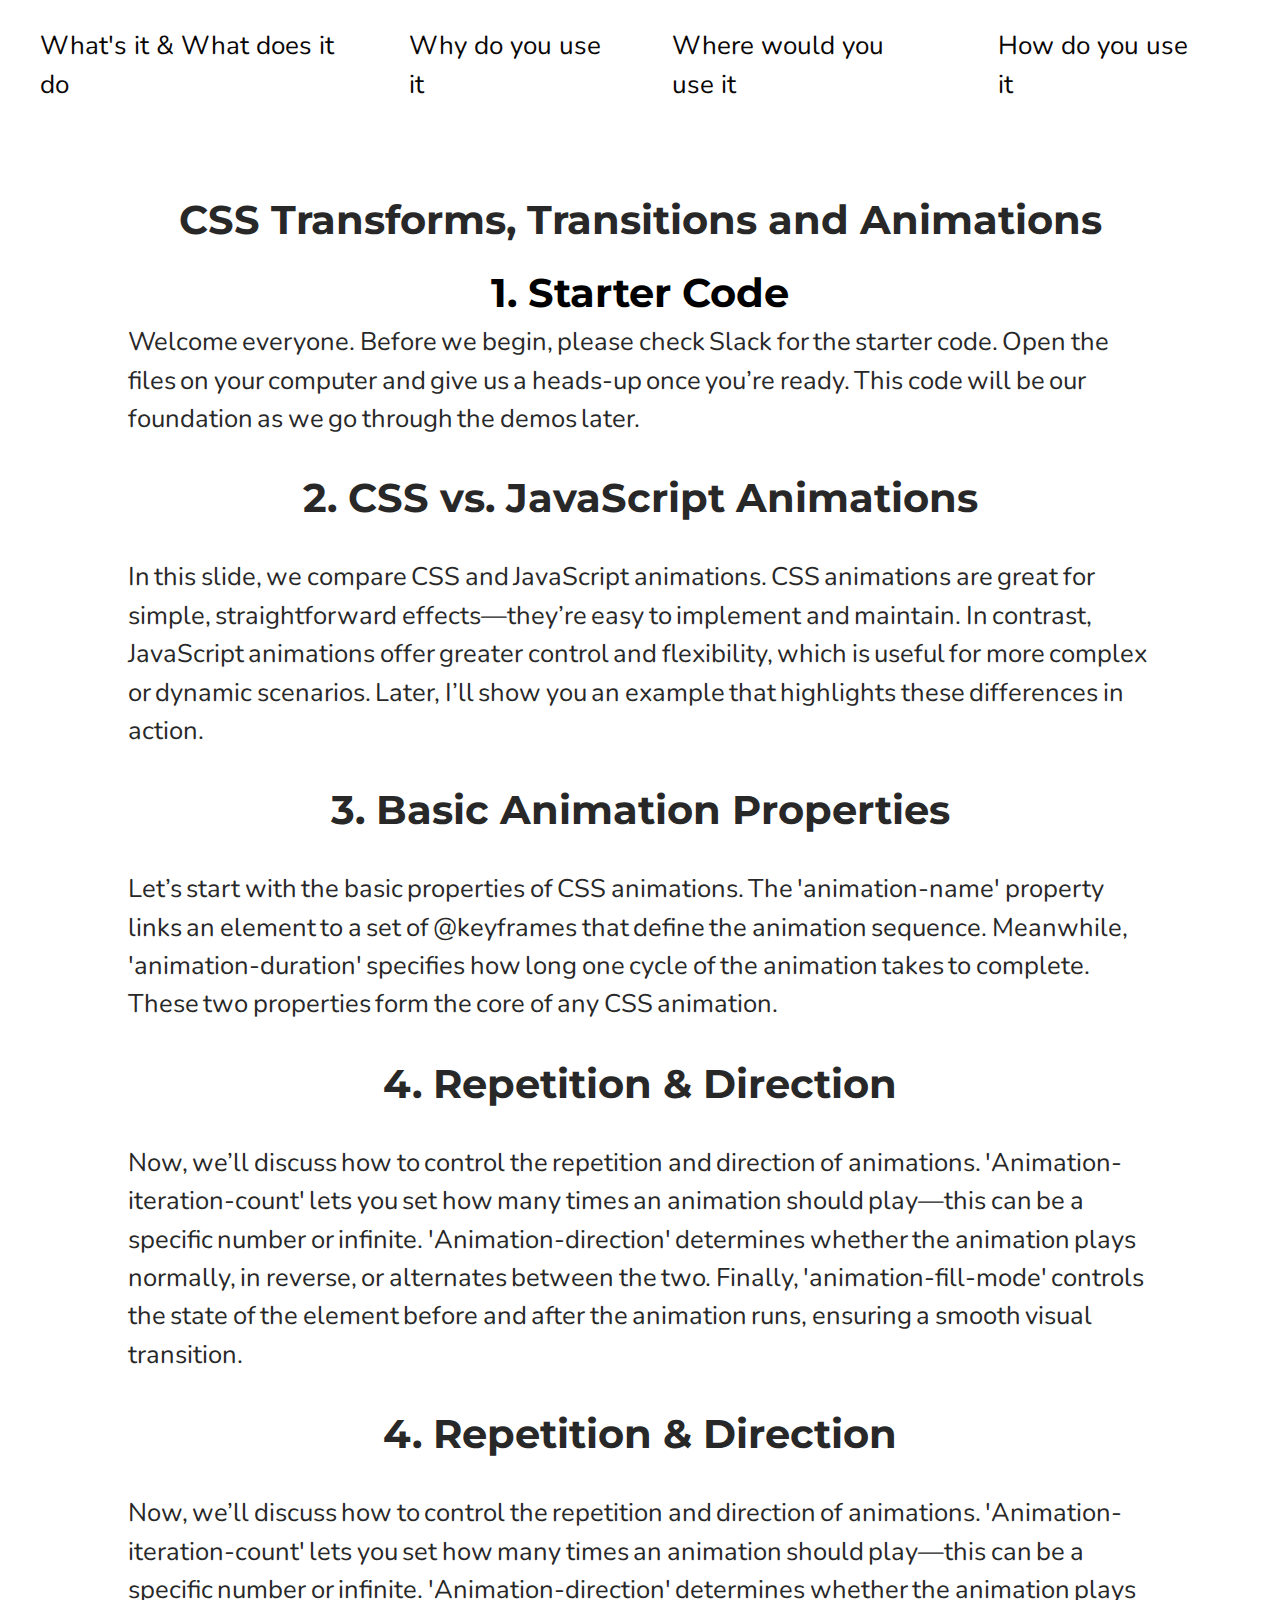
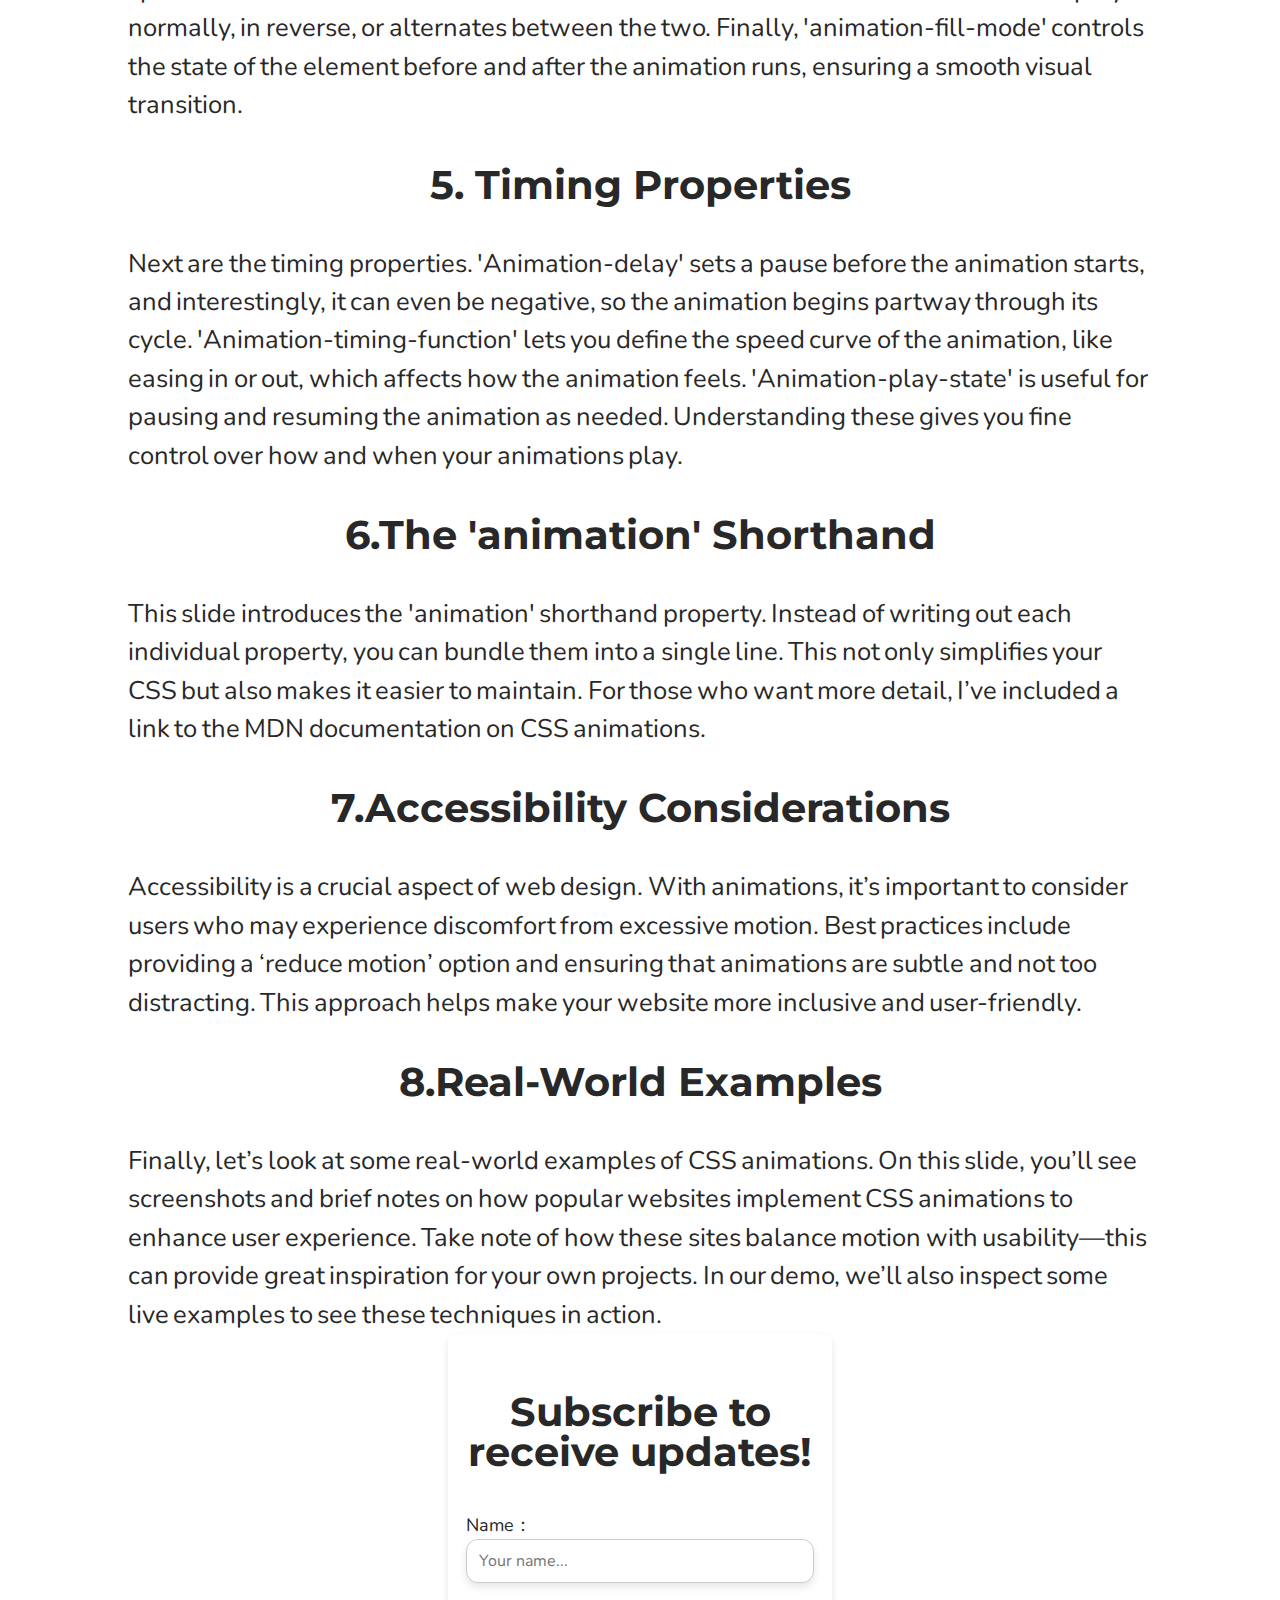
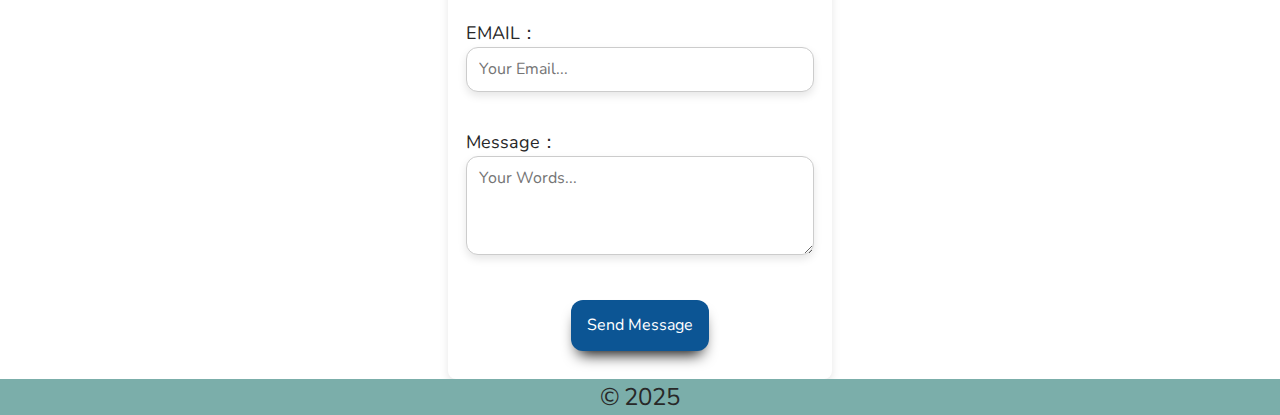
<file: index.html>
<!doctype html>
<html lang="en">
<head>
	<meta charset="utf-8">
	<meta name="viewport" content="width=device-width, initial-scale=1.0">
	<meta name="description" content="Explore Animation by CSS and JS">


    <title>Animation Explore</title>

	<link rel="preconnect" href="https://fonts.googleapis.com">
	<link rel="preconnect" href="https://fonts.gstatic.com" crossorigin>

	<link href="https://fonts.googleapis.com/css2?family=Montserrat:wght@400;600&display=swap" rel="stylesheet">	  
    <link href="https://fonts.googleapis.com/css2?family=Nunito:wght@600&display=swap" rel="stylesheet">
	   
	<link rel="stylesheet" href="styles/normalize-fwd.css">
	<link rel="stylesheet" href="styles/styles.css">
	

    <link rel="manifest" href="site.webmanifest">
</head>

<body>
	<header class="site-header">
		<a href="index.html" target="_blank" class="home-button">
			
		</a>

		<nav class="site-navigation" id="site-navigation">	
			<button class="menu-toggle" aria-controls="header-menu" aria-expanded="false" aria-label="Menu Toggle">
				<svg xmlns="http://www.w3.org/2000/svg" width="36" height="36" viewBox="0 0 24 24">
					<title>Menu Icon</title>
					<path d="M24 6h-24v-4h24v4zm0 4h-24v4h24v-4zm0 8h-24v4h24v-4z"></path>
				</svg>
			</button>
			
			<ul class="nav-menu" id="header-menu">
				<li><a href="index.html">What's it & What does it do</a></li>
				<li><a href="history.html">Why do you use it</a></li>
				<li><a href="Cuisine.html">Where would you use it</a></li>
				<li><a href="Credits.html">How do you use it</a></li>
			</ul>
		</nav>
	</header>

	<main>
		<section class="about" >
			<h1>CSS Transforms, Transitions and Animations</h1>
					<h2>1. Starter Code</h2>
				<p>Welcome everyone. Before we begin, please check Slack for the starter code. Open the files on your computer and give us a heads-up once you’re ready. This code will be our foundation as we go through the demos later.</p>
			
		</section> 

		<section class="about" >
		
			<header>
				<h3>2. CSS vs. JavaScript Animations</h3>
			</header>
			<p>In this slide, we compare CSS and JavaScript animations. CSS animations are great for simple, straightforward effects—they’re easy to implement and maintain. In contrast, JavaScript animations offer greater control and flexibility, which is useful for more complex or dynamic scenarios. Later, I’ll show you an example that highlights these differences in action.</p>
		
	</section> 

	<section class="about" >
		
		
			<h3>3. Basic Animation Properties</h3>

		<p>Let’s start with the basic properties of CSS animations. The 'animation-name' property links an element to a set of @keyframes that define the animation sequence. Meanwhile, 'animation-duration' specifies how long one cycle of the animation takes to complete. These two properties form the core of any CSS animation.</p>
	</section> 

<section class="about" >

		<h3>4. Repetition & Direction</h3>
	<p>Now, we’ll discuss how to control the repetition and direction of animations. 'Animation-iteration-count' lets you set how many times an animation should play—this can be a specific number or infinite. 'Animation-direction' determines whether the animation plays normally, in reverse, or alternates between the two. Finally, 'animation-fill-mode' controls the state of the element before and after the animation runs, ensuring a smooth visual transition.</p>
</section> 

<section class="about" >

	<h3>4. Repetition & Direction</h3>
<p>Now, we’ll discuss how to control the repetition and direction of animations. 'Animation-iteration-count' lets you set how many times an animation should play—this can be a specific number or infinite. 'Animation-direction' determines whether the animation plays normally, in reverse, or alternates between the two. Finally, 'animation-fill-mode' controls the state of the element before and after the animation runs, ensuring a smooth visual transition.</p>
</section>

<section class="about">
										
	
		<h3>5. Timing Properties</h3>

	<p>Next are the timing properties. 'Animation-delay' sets a pause before the animation starts,
		 and interestingly, it can even be negative, so the animation begins partway through its
		  cycle. 'Animation-timing-function' lets you define the speed curve of the animation, like easing in or out, which affects how the animation feels. 'Animation-play-state' is useful for pausing and resuming the animation as needed. Understanding these gives you fine control over how and when your animations play.</p>
</section>

<section  class="about">
										
	
		<h3>6.The 'animation' Shorthand</h3>

	<p>This slide introduces the 'animation' shorthand property. Instead of writing out each 
		individual property, you can bundle them into a single line. This not only simplifies 
		your CSS but also makes it easier to maintain. For those who want more detail, I’ve 
		included a link to the MDN documentation on CSS animations.</p>
</section>

<section  class="about">
										
	
		<h3>7.Accessibility Considerations</h3>
	
	<p>Accessibility is a crucial aspect of web design. With animations, it’s important to 
		consider users who may experience discomfort from excessive motion. Best practices 
		include providing a ‘reduce motion’ option and ensuring that animations are subtle 
		and not too distracting. This approach helps make your website more inclusive and 
		user-friendly.</p>
</section>

<section class="about">
										
		<h3>8.Real-World Examples</h3>
	<p>Finally, let’s look at some real-world examples of CSS animations. On this slide, 
		you’ll see screenshots and brief notes on how popular websites implement CSS animations to enhance user experience. Take note of how these sites balance motion with usability—this can provide great inspiration for your own projects. In our demo, we’ll also inspect some live examples to see these techniques in action.</p>
</section>






		<section class="contact-me">
			<form action="/submit" method="POST">
				<h3>Subscribe to receive updates!</h3>
			
				<div class="form-part">
					<label for="name">Name：</label>
					<input type="text" id="name" name="name" placeholder="Your name..." required aria-describedby="name-error">
					<span id="name-error" style="color: red; display: none;">Name is required</span><br><br>
				</div>
			
				<div class="form-part">
					<label for="email">EMAIL：</label>
					<input type="email" id="email" name="email" placeholder="Your Email..." required aria-describedby="email-error">
					<span id="email-error" style="color: red; display: none;">A valid email is required</span><br><br>
				</div>
			
				<div class="form-part">
					<label for="message">Message：</label><br>
					<textarea id="message" name="message" rows="4" cols="20" placeholder="Your Words..." required aria-describedby="message-error"></textarea>
					<span id="message-error" style="color: red; display: none;">Message is required</span><br><br>
				</div>
			
				<div class="form-part">
					<button type="submit">Send Message</button>
				</div>
			</form>
		</section>
	</main>

	<footer class="site-footer" id="contact">
		<p>&copy; 2025  <a href="https://jackliu.us"></a></p>
	</footer>
	<script src="scripts/navigation.js"></script>
</body>
</html>
</file>
<file: styles/styles.css>
/* Base
--------------------------------------------- */
.about h1{
 margin-top:200px ;
}

h1,
h2,
h3,
h4,
h5,
h6 {
  font-family: 'Montserrat', sans-serif;
  font-size: clamp(2rem, 5vw, 2.5rem);
  line-height: 2.5rem;
  text-align: center;
}

body {
	font-family: 'Nunito', sans-serif; 
	font-size: 18px;
	font-weight: 400;
	line-height: 1.5;
	color: rgb(40, 40, 40);
	max-width: 100%;
}

ul {
    font-size: 1.625rem;
}

p {
	
	word-spacing: -0.1em;
	max-width: 80%;
	margin: 0 auto;
}

/* Links
--------------------------------------------- */
a {
	text-decoration: none; 
}

.nav-menu a:hover {
    color: #ff6347;
}	

.grid-map img:hover {
    transform: scale(1.1); 
}

/* Header, Main
--------------------------------------------- */
.about h2 {
	display: flex;              
	justify-content: center;     
	align-items: center; 
	color: black; 
	margin-bottom: 10px   				
}

.about p{
	display: flex;
	flex-direction: column;
	text-align: left;
	width: clamp(1rem, 90vw, 70rem);
	margin-right: auto;
	margin-left: auto;        
    font-size: 1.6rem;
}

div:has(> blockquote) {
	margin: 10px auto;
	padding: 15px;
	border-radius: 5px;
  }
  
  blockquote p::before {
	content: '\201C';
  }
  
  blockquote p::after {
	content: '\201D';
  }
  
  blockquote + p {
	text-align: right;
  }

.video-container {
	position: relative;
	width: 100%;
	height: 100vh; 
	overflow: hidden;
  }

.video-container h1 {
	position: absolute; 
	top: 80%; 
	left: 50%; 
	transform: translate(-50%, -50%); 
	color: white; 
	font-size: 3rem; 
	z-index: 2; 
	text-align: center; 
}
  
.video-container video {
	position: relative; 
	width: 100%; 
	height: auto; 
	z-index: 1; 
	top: 50%;
	left: 50%;
	width: 100%;
	height: 100%;
	object-fit: cover; 
	transform: translate(-50%, -50%);
}

.history {
	position: relative;
	width: 100%;
	height: 100vh; 
	overflow: hidden;
}

.history h1 {
	position: absolute; 
	top: 50%; 
	left: 50%; 
	transform: translate(-50%, -50%); 
	color: white; 
	font-size: clamp(2.25rem, 5vw, 6rem);
	z-index: 2; 
	text-align: center; 
}
  
.history img {
	position: relative; 
	width: 100%; 
	height: 100%; 
	z-index: 1; 
	top: 50%;
	left: 50%;
	width: 100%;
	height: 100%;
	object-fit: cover; 
	transform: translate(-50%, -50%);
}

.history1 h2{
	text-align: center;
	margin-top: 40px;
}

.history2 h2{
	text-align: center;
	margin-top: 40px;
}

.history1 p{
	text-align: left;
	margin-top: 40px;
	margin-bottom: 20px;
}

.site-logo {
   height: 120px;
   width: auto;
   align-items: center;
   padding: 5px;
   transition: transform 0.3s ease, color 0.3s ease;
   margin-left: 5px;
}

.site-logo:hover {
	transform: scale(1.2); 
}

.site-header {
	position: fixed;
	z-index: 1000;
	top: -200px;
	transition: top 0.5s ease;
	display: flex;
	justify-content: space-between; 
	align-items: center; 
	background-color: #ffffff;
	color:#090606; 
	top: 0;
    left: 0;
	right: 0;
}

#header-menu {
	display: none; 
	top: 70px; 
	right: 0;
	position: fixed;
	background-color: rgba(255, 255, 255, 0.92);
	width: 100%;
}

#header-menu.show {
	display: flex;
	flex-direction: column;
	list-style-type: none;	
	align-items: center;
	justify-content: space-around;
	height: 20rem;
}

.nav-menu a {
	text-decoration: none;
	color: #090606;
	transition: color 0.3s ease;	
}

.menu-toggle {
    background-color: white;  
    padding: 10px; 
}

.menu-toggle svg path {
    fill: darkgray;  
}

.menu-toggle:hover {
    background-color: lightgray;  
}

.caption {
	display: block;
	background-color: #ffffff;
	color: #000000;
	box-shadow: 0.5rem 0.5rem 1rem #383838;
	text-align: center;
	font-size: 1.3rem;
	font-weight: 500;
}

.long-line {
    border-top: 0.5px solid #000; 
    width: 70%; 
    margin: 20px auto; 
}

.history1 img{
	max-width: 70%;
	height: auto;
	display: block;
    margin-left: auto;
    margin-right: auto;
}

.history2 img{
	max-width: 70%;
	height: auto;
	display: block;
    margin-left: auto;
    margin-right: auto;
}

.contact-me {
    width: 80%;  
    margin: 0 auto;  
    padding: 18px;
    background-color: #ffffff;
    border-radius: 8px;
    box-shadow: 0 4px 8px rgba(0, 0, 0, 0.1); 
    border: none;  
}

@media (min-width: 55em) {

	.menu-toggle {
		display: none;
	}

	#header-menu{
		display: flex;
		position: static;
		list-style-type: none;	
		padding-right: 20px;
	}

	.nav-menu li{
		padding-right: 70px;
	}

	.photos {
		padding: 5rem 2rem;
		position: relative;
		width: 100%;
		display: grid;
		grid-template-columns: repeat(8, 1fr);
		grid-template-rows: 1fr;
		gap: 1rem;
	}

	.caption {
		width: fit-content;
		padding: 1rem;
	}

	.caption img {
		height: 20rem;
		width: 20rem;
		object-fit: cover;
	}

	.caption:hover {
		z-index: 1000;
		transform: rotate(0) scale(1.1);
		transition: ease 0.3s;
	}

	.photo1 {
		position: absolute;
		top: 2rem;
		left: 2rem;
		z-index: 2;
		grid-column: 2/5;
		transform: rotate(-10deg);
	}
	
	.photo2 {
		grid-column: 4/7;
		z-index: 3;
		transform: rotate(-10deg);
	}
	
	.photo3 {
		position: absolute;
		top: 8rem;
		grid-column: 3/6;
		z-index: 4;
		transform: rotate(10deg);
	}
	
	.photo4 {
		position: absolute;
		grid-column: 5/8;
		top: 3rem;
		z-index: 1;
		transform: rotate(15deg);
	}

	.history2 img{
		height: 10rem;
		margin-right: 130px;
		float: right;
		margin-left: 10px;
		margin-top: 15px;
	}

	.history1 img{
		width: 20rem;
		height: 10rem;
		margin-left: 130px;
		float: left;
		margin-right: 20px;
		margin-top: 15px;
	}

	.history {
		position: relative;
		width: 100%;
		height: 100vh; 
		overflow: hidden;
	}
	
	.history h1 {
		position: absolute; 
		top: 50%; 
		left: 50%; 
		transform: translate(-50%, -50%); 
		color: white; 
		font-size: 5rem; 
		z-index: 2; 
		text-align: center; 
	}
	  
	.history img {
		position: relative; 
		max-width: 100%;
		height: 100%; 
		z-index: 1; 
		top: 50%;
		left: 50%;
		object-fit: cover; 
		transform: translate(-50%, -50%);
	}

	.contact-me {
		width: 30%;  
		margin: 0 auto;  
		padding: 18px;
		background-color: #ffffff;
		border-radius: 8px;
		box-shadow: 0 4px 8px rgba(0, 0, 0, 0.1); 
		border: none;  
	}

	.grid-map {
		display: grid;
		gap:6px; 
		grid-template-columns: repeat(18, 1fr);	
		grid-template-rows: repeat(11, 1fr);
	}

	.grid-map img {
		width: 100%;    
		height: 100%; 
		transition: transform 0.3s ease;   
	}

	.grid-map div:first-child{
		grid-column: 4/10;
		grid-row: 1/8;
		object-fit: cover;
	}

	.grid-map div:nth-child(2){
		grid-column: 10/13;
		grid-row: 1/6;
	}
	
	.grid-map div:nth-child(3){
		grid-column: 13/16;
		grid-row: 1/6;
	}
	   
	.grid-map div:nth-child(4){
		grid-column: 4/11;
		grid-row: 8/11;
	}
	
	.grid-map div:nth-child(5){
		grid-column: 10/16;
		grid-row: 6/8;
	}

	.grid-map div:nth-child(6){
		grid-column:11/16;
		grid-row: 8/11;
	}
   	
	.credits{
		margin-top: 200px;
	}
}

/* Footer
--------------------------------------------- */
.site-footer {
	display: flex;
	justify-content: center;
	font-size: 1.5rem;
	background-color:  #7baeaa ;
}

footer a{
	font-size: 1.5rem;	
}
  	
/* Form
--------------------------------------------- */
fieldset {
    border: none;
    padding: 0;
    margin: 0;
}

legend {
    font-weight: bold;
    font-size: 2.5rem;
    margin-bottom: 20px;
    color: #0e0e0e;
    text-align: center; 
}

.form-part {
    margin-bottom: 10px;
}

input[type="text"],
input[type="email"],
textarea {
    width: 100%;
    padding: 12px;
    font-size: 16px;
    border: 1px solid #ccc;
    border-radius: 12px;  
    box-sizing: border-box;
    transition: border-color 0.3s;
    box-shadow: 0 4px 8px rgba(0, 0, 0, 0.1); 
}

textarea {
    resize: vertical;  
}

input[type="text"]:focus,
input[type="email"]:focus,
textarea:focus {
    border-color: #66afe9;
    outline: none;
    box-shadow: 0 4px 12px rgba(0, 122, 255, 0.3); 
}

button {
	padding: 1rem 1rem;
    background-color: rgb(12, 85, 148);
    color: white;
    font-size: 16px;
    border: none;
    border-radius: 12px;  
    cursor: pointer;
    transition: background-color 0.3s, box-shadow 0.3s;
	margin: 10px auto;
	box-shadow: 0px 10px 15px -7px #000;
    display: block;  
}

button:hover {
    background-color: #0056b3;
    box-shadow: 0 6px 12px rgba(0, 0, 0, 0.2); 
}
</file>
